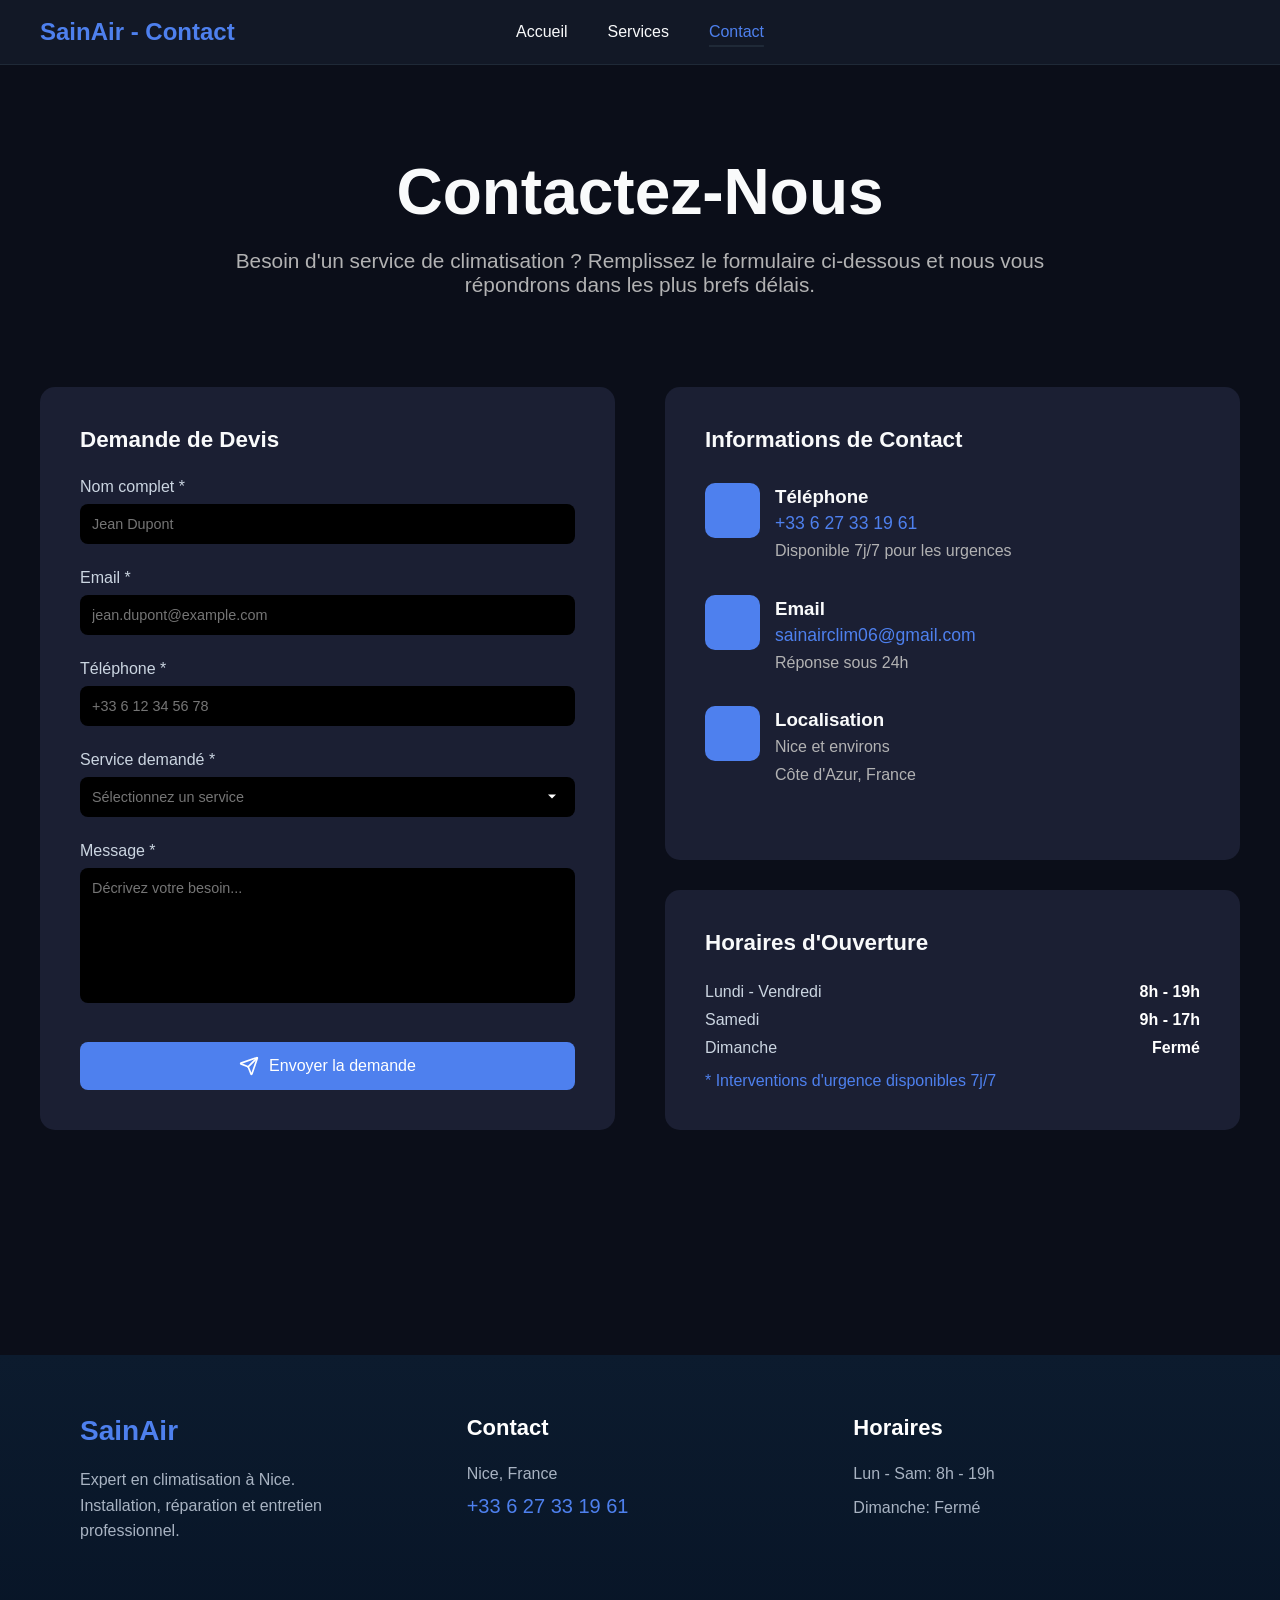
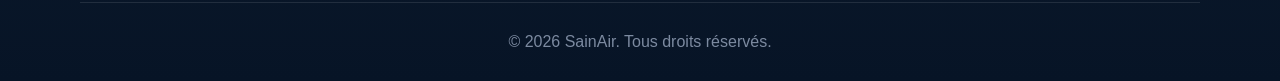
<file: contact.html>
<!DOCTYPE html>
<html lang="fr">
<head>
<meta charset="UTF-8">
<meta name="viewport" content="width=device-width, initial-scale=1.0">
<link rel="stylesheet" href="./client/css/contact.css">
<title>Installation et Réparation de Climatisation à Nice || SainAir</title>
<link rel="shortcut icon" href="https://sainair.com/favicon.ico" type="image/x-icon">
<link rel="icon" type="image/png" sizes="16x16" href="https://sainair.com/favicon-16x16.png">
<link rel="icon" type="image/png" sizes="32x32" href="https://sainair.com/favicon-32x32.png">
<link rel="icon" type="image/png" sizes="192x192" href="https://sainair.com/favicon-192x192.png">
<link rel="icon" type="image/png" sizes="512x512" href="https://sainair.com/favicon-512x512.png">
<link rel="apple-touch-icon" sizes="180x180" href="https://sainair.com/apple-touch-icon.png">
<link rel="manifest" href="https://sainair.com/site.webmanifest">
<link rel="canonical" href="https://sainair.com/contact.html">
<meta name="description" content="SainAir – Experts en climatisation à Nice. Installation, réparation et entretien de climatiseurs pour particuliers et professionnels. Devis gratuit.">
<meta name="keywords" content="climatisation Nice, installation climatiseur, réparation climatiseur, entretien climatisation, nettoyage climatiseur">
</head>
<body>

<nav>
    <div class="nav-container">
        <div class="logo sitename">
            <a href="https://sainair.com/" class="sitename">SainAir - Contact</a>
        </div>

        <ul class="nav-links">
        <li><a href="https://sainair.com/">Accueil</a></li>
        <li><a href="https://sainair.com/services.html">Services</a></li>
        <li><a href="https://sainair.com/contact.html" class="active">Contact</a></li>
        </ul>

        <div class="burger">
        <span></span>
        <span></span>
        <span></span>
        </div>
    </div>
</nav>
<div class="text">
    <h1 class="contacter">
        Contactez-Nous
    </h1>
    <p class="info">Besoin d'un service de climatisation ? Remplissez le formulaire ci-dessous et nous vous répondrons dans les plus brefs délais.</p>
</div>

<div class="wrapper">

    <!-- 1 Container — Forme -->
<form id="my-form" action="https://formspree.io/f/mojnppdj" method="POST" class="container left-column">
    <h2>Demande de Devis</h2>

    <div class="form-group">
        <label>Nom complet *</label>
        <input type="text" name="name" placeholder="Jean Dupont" required>
    </div>

    <div class="form-group">
        <label>Email *</label>
        <input type="email" name="_replyto" placeholder="jean.dupont@example.com" required>
    </div>

    <div class="form-group">
        <label>Téléphone *</label>
        <input type="tel" name="phone" placeholder="+33 6 12 34 56 78" required>
    </div>

    <div class="form-group">
        <label>Service demandé *</label>
        <select name="service" required>
            <option value="" disabled selected hidden>Sélectionnez un service</option>
            <option value="installation">Installation de climatiseur</option>
            <option value="reparation">Réparation</option>
            <option value="maintenance">Entretien / Maintenance</option>
            <option value="nettoyage">Nettoyage</option>
            <option value="devis">Devis gratuit</option>
            <option value="autre">Autre</option>
        </select>
    </div>

    <div class="form-group">
        <label>Message *</label>
        <textarea name="message" placeholder="Décrivez votre besoin..." required></textarea>
    </div>

    <div id="status-message" style="display:none; margin-top:20px; padding:15px; border-radius:8px; background-color: #d4edda; color: #155724; border: 1px solid #c3e6cb; text-align: center;">
        Votre demande a été enregistrée. Nous vous répondrons dans les plus brefs délais.
    </div>
    <button type="submit" class="envoyer">
        <svg xmlns="http://www.w3.org/2000/svg" width="20" height="20" viewBox="0 0 24 24" fill="none" stroke="currentColor" stroke-width="2" stroke-linecap="round" stroke-linejoin="round" class="lucide lucide-send-icon lucide-send">
            <path d="M14.536 21.686a.5.5 0 0 0 .937-.024l6.5-19a.496.496 0 0 0-.635-.635l-19 6.5a.5.5 0 0 0-.024.937l7.93 3.18a2 2 0 0 1 1.112 1.11z"/>
            <path d="m21.854 2.147-10.94 10.939"/>
        </svg>
        Envoyer la demande
    </button>
</form>

    <!-- First column -->
    <div class="right-column" style="display:flex; flex-direction:column; gap:30px;">

        <!-- 2 Container — Contacts -->
        <div class="container contact-info">
        <h2 class="second-block-titre">Informations de Contact</h2>

        <div class="contact-item">
            <div class="icon"></div>
            <div class="second-info">
            <h3>Téléphone</h3>
            <a href="tel:+33627331961" class="tel">+33 6 27 33 19 61</a>
            <p>Disponible 7j/7 pour les urgences</p>
            </div>
        </div>

        <div class="contact-item">
            <div class="icon"></div>
            <div class="second-info">
            <h3>Email</h3>
            <a href="mailto:sainairclim06@gmail.com?subject=Demande de consultation" class="tel">sainairclim06@gmail.com</a>
            <p>Réponse sous 24h</p>
            </div>
        </div>

        <div class="contact-item localisation">
            <div class="icon"></div>
            <div class="second-info">
            <h3>Localisation</h3>
            <p>Nice et environs</p>
            <p>Côte d'Azur, France</p>
            </div>
        </div>
        </div>

        <!-- 3 Контейнер — Часы работы -->
        <div class="container">
        <h2 class="horaires">Horaires d'Ouverture</h2>

        <div class="hours-item">
            <span>Lundi - Vendredi</span>
            <strong>8h - 19h</strong>
        </div>

        <div class="hours-item">
            <span>Samedi</span>
            <strong>9h - 17h</strong>
        </div>

        <div class="hours-item">
            <span>Dimanche</span>
            <strong>Fermé</strong>
        </div>

        <p style="margin-top:15px; color:#4E80EE;">
            * Interventions d'urgence disponibles 7j/7
        </p>
        </div>

    </div>

</div>


<footer class="footer">
            <div class="footer-container">
                
                <div class="footer-col">
                    <h2 class="logotype">SainAir</h2>
                    <p>
                        Expert en climatisation à Nice.<br>
                        Installation, réparation et entretien<br>
                        professionnel.
                    </p>
                </div>

                <div class="footer-col">
                    <h3>Contact</h3>
                    <p>Nice, France</p>
                    <a href="tel:+33627331961" class="phone">
                        +33 6 27 33 19 61
                    </a>
                </div>

                <div class="footer-col">
                    <h3>Horaires</h3>
                    <p>Lun - Sam: 8h - 19h</p>
                    <p>Dimanche: Fermé</p>
                </div>

            </div>

            <div class="footer-divider"></div>

            <div class="footer-bottom">
                © 2026 SainAir. Tous droits réservés.
            </div>
</footer>

<script src="client/js/utils/burgerMenu.js"></script>
<script src="client/js/contact.js"></script>
<script type="application/ld+json">
{
    "@context": "https://schema.org",
    "@type": "LocalBusiness",
    "name": "SainAir",
    "image": "https://sainair.com/client/assets/sainair.png",
    "address": {
        "@type": "PostalAddress",
        "streetAddress": "10 avenue de la Lanterne",
        "addressLocality": "Nice",
        "postalCode": "06200",
        "addressCountry": "FR"
    },
    "telephone": "+33627331961",
    "url": "https://sainair.com",
    "priceRange": "€€"
}
</script>
</body>
</html>
</file>
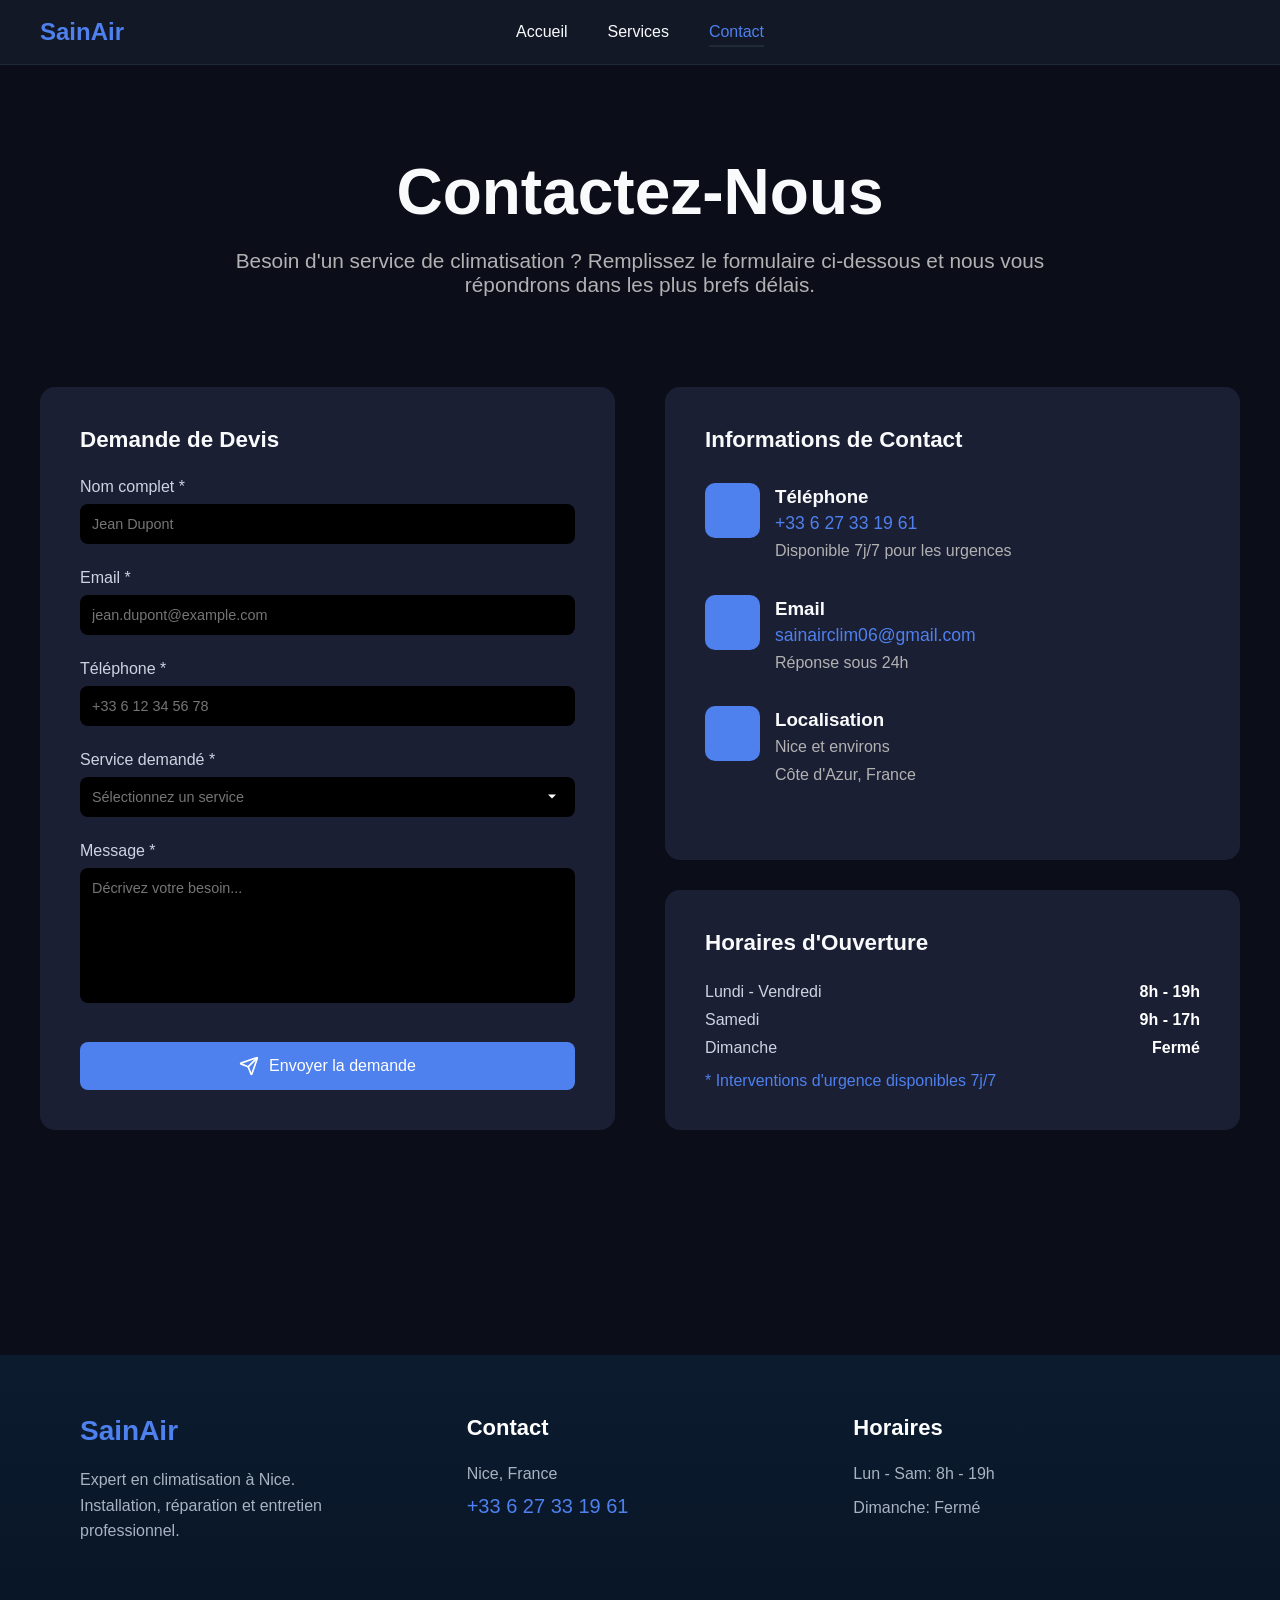
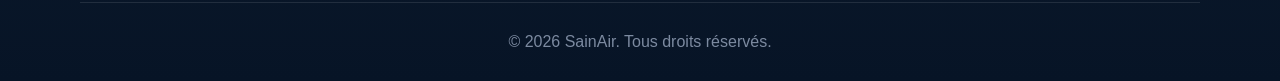
<file: client/contact.html>
<!DOCTYPE html>
<html lang="fr">
<head>
<meta charset="UTF-8">
<meta name="viewport" content="width=device-width, initial-scale=1.0">
<link rel="stylesheet" href="css/contact.css">
<title>SainAir</title>
</head>
<body>

<nav>
    <div class="nav-container">
        <div class="logo sitename">SainAir</div>

        <ul class="nav-links">
        <li><a href="index.html">Accueil</a></li>
        <li><a href="services.html">Services</a></li>
        <li><a href="contact.html" class="active">Contact</a></li>
        </ul>

        <div class="burger">
        <span></span>
        <span></span>
        <span></span>
        </div>
    </div>
</nav>
<div class="text">
    <h1 class="contacter">
        Contactez-Nous
    </h1>
    <p class="info">Besoin d'un service de climatisation ? Remplissez le formulaire ci-dessous et nous vous répondrons dans les plus brefs délais.</p>
</div>

<div class="wrapper">

    <!-- 1 Container — Forme -->
<form id="my-form" action="https://formspree.io/f/mojnppdj" method="POST" class="container left-column">
    <h2>Demande de Devis</h2>

    <div class="form-group">
        <label>Nom complet *</label>
        <input type="text" name="name" placeholder="Jean Dupont" required>
    </div>

    <div class="form-group">
        <label>Email *</label>
        <input type="email" name="_replyto" placeholder="jean.dupont@example.com" required>
    </div>

    <div class="form-group">
        <label>Téléphone *</label>
        <input type="tel" name="phone" placeholder="+33 6 12 34 56 78" required>
    </div>

    <div class="form-group">
        <label>Service demandé *</label>
        <select name="service" required>
            <option value="" disabled selected hidden>Sélectionnez un service</option>
            <option value="installation">Installation de climatiseur</option>
            <option value="reparation">Réparation</option>
            <option value="maintenance">Entretien / Maintenance</option>
            <option value="nettoyage">Nettoyage</option>
            <option value="devis">Devis gratuit</option>
            <option value="autre">Autre</option>
        </select>
    </div>

    <div class="form-group">
        <label>Message *</label>
        <textarea name="message" placeholder="Décrivez votre besoin..." required></textarea>
    </div>

    <div id="status-message" style="display:none; margin-top:20px; padding:15px; border-radius:8px; background-color: #d4edda; color: #155724; border: 1px solid #c3e6cb; text-align: center;">
        Votre demande a été enregistrée. Nous vous répondrons dans les plus brefs délais.
    </div>
    <button type="submit" class="envoyer">
        <svg xmlns="http://www.w3.org/2000/svg" width="20" height="20" viewBox="0 0 24 24" fill="none" stroke="currentColor" stroke-width="2" stroke-linecap="round" stroke-linejoin="round" class="lucide lucide-send-icon lucide-send">
            <path d="M14.536 21.686a.5.5 0 0 0 .937-.024l6.5-19a.496.496 0 0 0-.635-.635l-19 6.5a.5.5 0 0 0-.024.937l7.93 3.18a2 2 0 0 1 1.112 1.11z"/>
            <path d="m21.854 2.147-10.94 10.939"/>
        </svg>
        Envoyer la demande
    </button>
</form>

    <!-- First column -->
    <div class="right-column" style="display:flex; flex-direction:column; gap:30px;">

        <!-- 2 Container — Contacts -->
        <div class="container contact-info">
        <h2 class="second-block-titre">Informations de Contact</h2>

        <div class="contact-item">
            <div class="icon"></div>
            <div class="second-info">
            <h3>Téléphone</h3>
            <a href="tel:+33627331961" class="tel">+33 6 27 33 19 61</a>
            <p>Disponible 7j/7 pour les urgences</p>
            </div>
        </div>

        <div class="contact-item">
            <div class="icon"></div>
            <div class="second-info">
            <h3>Email</h3>
            <a href="mailto:sainairclim06@gmail.com?subject=Demande de consultation" class="tel">sainairclim06@gmail.com</a>
            <p>Réponse sous 24h</p>
            </div>
        </div>

        <div class="contact-item localisation">
            <div class="icon"></div>
            <div class="second-info">
            <h3>Localisation</h3>
            <p>Nice et environs</p>
            <p>Côte d'Azur, France</p>
            </div>
        </div>
        </div>

        <!-- 3 Контейнер — Часы работы -->
        <div class="container">
        <h2 class="horaires">Horaires d'Ouverture</h2>

        <div class="hours-item">
            <span>Lundi - Vendredi</span>
            <strong>8h - 19h</strong>
        </div>

        <div class="hours-item">
            <span>Samedi</span>
            <strong>9h - 17h</strong>
        </div>

        <div class="hours-item">
            <span>Dimanche</span>
            <strong>Fermé</strong>
        </div>

        <p style="margin-top:15px; color:#4E80EE;">
            * Interventions d'urgence disponibles 7j/7
        </p>
        </div>

    </div>

</div>


<footer class="footer">
            <div class="footer-container">
                
                <div class="footer-col">
                    <h2 class="logotype">SainAir</h2>
                    <p>
                        Expert en climatisation à Nice.<br>
                        Installation, réparation et entretien<br>
                        professionnel.
                    </p>
                </div>

                <div class="footer-col">
                    <h3>Contact</h3>
                    <p>Nice, France</p>
                    <a href="tel:+33627331961" class="phone">
                        +33 6 27 33 19 61
                    </a>
                </div>

                <div class="footer-col">
                    <h3>Horaires</h3>
                    <p>Lun - Sam: 8h - 19h</p>
                    <p>Dimanche: Fermé</p>
                </div>

            </div>

            <div class="footer-divider"></div>

            <div class="footer-bottom">
                © 2026 SainAir. Tous droits réservés.
            </div>
</footer>

<script src="js/utils/burgerMenu.js"></script>
<script src="js/contact.js"></script>
</body>
</html>
</file>
<file: client/css/contact.css>
* {
    margin: 0;
    padding: 0;
    box-sizing: border-box;
    font-family: Arial, sans-serif;
}
a{
    text-decoration: none;
}
body {
    background: #0B0E19;
    color: #f9fafb;
}

/* ===== NAVBAR ===== */
nav {
    background: #121826;
    border-bottom: 1px solid #1f2937;
    padding: 18px 40px;
    position: sticky; /* Делает элемент "липким" */
    top: 0;           /* Прижимает к самому верху экрана */
    z-index: 1000;    /* Чтобы меню было поверх остальных элементов */
}

/* Container */
.nav-container {
    display: flex;
    align-items: center;
    justify-content: space-between;
    position: relative;
}

/* Logo */
.logo {
    font-size: 20px;
    font-weight: bold;
    color: #4E80EE;
}
.sitename{
    font-size: x-large;
    font-weight: 800;
    color: #4E80EE;
}
/* ===== MENU DESKTOP ===== */
.nav-links {
    list-style: none;
    display: flex;
    gap: 40px;
    position: absolute;
    left: 50%;
    transform: translateX(-50%);
}

.nav-links a {
    text-decoration: none;
    color: #f9fafb;
    transition: 0.3s;
    padding-bottom: 5px;
}

.nav-links a:hover {
    border-bottom: 2px solid #1f2937;
    color: #4E80EE;
}

.nav-links a.active {
    border-bottom: 2px solid #1f2937;
    color: #4E80EE;
}

/* ===== BURGER ===== */
.burger {
    display: none;
    cursor: pointer;
    width: 28px;
    height: 20px;
    position: relative;
}

.burger span {
    position: absolute;
    height: 2px;
    width: 100%;
    background: #f9fafb;
    transition: 0.4s;
}

.burger span:nth-child(1) { top: 0; }
.burger span:nth-child(2) { top: 9px; }
.burger span:nth-child(3) { top: 18px; }

/* Animation X */
.burger.active span:nth-child(1) {
    transform: rotate(45deg);
    top: 9px;
}

.burger.active span:nth-child(2) {
    opacity: 0;
}

.burger.active span:nth-child(3) {
    transform: rotate(-45deg);
    top: 9px;
}
.text{
    display: flex;
    flex-direction: column;
    text-align: center;
    justify-self: center;
    align-items: center;
    margin: 10vh auto;
    width: 70%;
}
.contacter{
    font-size: 4rem;
    margin-bottom: 20px;
}
.info{
    font-size: 1.3rem;
    color: #b2b2b3;
}
.wrapper {
    display: grid;
    grid-template-columns: 1fr 1fr;
    gap: 50px;
    max-width: 1200px;
    margin: 20px auto;
    align-items: stretch;
}
.left-column {
    display: flex;
    flex-direction: column;
    width: 100%;
    gap: 25px;
}
.right-column {
    display: flex;
    flex-direction: column;
    gap: 50px;
    height: 100%;
}

.right-column .container:first-child {
  flex: 3;   /* больше */
}

.right-column .container:last-child {
  flex: 1;   /* меньше */
}
.container {
    background: #1B1F33;
    padding: 40px;
    border-radius: 15px;
}

h2 {
    font-size: 1.4rem;
}

label {
    display: block;
    margin-bottom: 8px;
    font-size: 1rem;
    color: #cbd5e1;
}

input, select, textarea {
    width: 100%;
    padding: 12px;
    border-radius: 8px;
    border: none;
    outline: none;
    background: black;
    color: #fff;
    font-size: 0.9rem;
}

textarea {
    resize: none;
    min-height: 15vh;
    max-height: 15vh;
}

select {
    appearance: none;
    -webkit-appearance: none;
    -moz-appearance: none;
}
/* AJOUT ARROW IN SELECT*/
select {
    padding: 12px 45px 12px 12px;

    background: black
        url("data:image/svg+xml;utf8,<svg fill='white' height='20' viewBox='0 0 20 20' width='20' xmlns='http://www.w3.org/2000/svg'><path d='M5 7l5 5 5-5z'/></svg>")
        no-repeat right 15px center;

    background-size: 16px;
}
select:invalid {
    color: #757575;
}

select option {
    color: #fff;
    
}

button {
    margin-top: 10px;
    width: 100%;
    padding: 14px;
    border: none;
    border-radius: 8px;
    background: #4E80EE;
    color: #fff;
    font-size: 1rem;
    cursor: pointer;
    transition: 0.3s;
}

button:hover {
    background-color: #2162ef;
}

/* Contact blocks */
.contact-item {
    display: flex;
    align-items: flex-start;
    margin-bottom: 30px;
}

.icon {
    width: 55px;
    height: 55px;
    background: #4E80EE;
    border-radius: 10px;
    margin-right: 15px;
}
.cotact-info{
    height: 120px;
}
.contact-item p {
    font-size: 14px;
    color: #cbd5e1;
}

.contact-item strong {
    display: block;
    font-size: 16px;
    color: #fff;
}
.second-block-titre{
    margin-bottom: 30px;
}
.second-info{
    line-height: 1.7rem;
}
.second-info p{
    font-size: 1rem;
    color: #b2b2b3;
}
.tel{
    font-size: 1.1rem;
    color: #4E80EE;
    text-decoration: none;
}
.tel:hover{
    text-decoration: underline;
}
.localisation{
    padding-bottom: 0 !important;
    margin-bottom: 0 !important;
}
/* Opening hours */
.hours-item {
    display: flex;
    justify-content: space-between;
    margin-bottom: 10px;
    color: #cbd5e1;
}

.hours-item strong {
    color: #fff;
}
.horaires{
    margin-bottom: 3vh;
}

.envoyer{
    display: flex;
    gap: 10px;
    align-items: center;
    align-content: center;
    justify-content: center;
}



/* =======  FOOTER  ========*/
.footer {
    margin-top: 25vh;
    background: linear-gradient(180deg, #0c1b2e 0%, #071426 100%);
    color: #a8b3c2;
    padding: 60px 80px 30px;

}

.footer-container {
    display: flex;
    justify-content: space-between;
    gap: 40px;
    flex-wrap: wrap;
}

.footer-col {
    flex: 1;
    min-width: 220px;
}

.logotype {
    color: #4E80EE;
    font-size: 28px;
    margin-bottom: 20px;
}

.footer h3 {
    color: #ffffff;
    font-size: 22px;
    margin-bottom: 20px;
}

.footer p {
    margin: 8px 0;
    line-height: 1.6;
}

.phone {
    color: #4E80EE;
    text-decoration: none;
    font-size: 20px;
}

.phone:hover {
    text-decoration: underline;
}

.footer-divider {
    height: 1px;
    background: rgba(255, 255, 255, 0.1);
    margin: 50px 0 30px;
}

.footer-bottom {
    text-align: center;
    color: #7c8aa0;
    font-size: 16px;
}

/* ===== MOBILE ===== */
@media (max-width: 768px) {

.nav-links {
    position: fixed;
    top: 0;
    right: -100%;
    height: 100vh;
    width: 260px;
    background: #121826;
    border-left: 1px solid #1f2937;
    flex-direction: column;
    align-items: center;
    justify-content: center;
    gap: 40px;
    transition: 0.4s ease;
    transform: none;
    left: auto;
}

.nav-links.active {
    right: 0;
}

.burger {
    display: block;
}
.wrapper {
    grid-template-columns: 1fr;
    width: 95%;
}
.text{
    display: flex;
    flex-direction: column;
    text-align: center;
    justify-self: center;
    align-self: center;
    align-items: center;
    justify-content: center;
    margin: 40px auto;
    max-width: 600px;
    width: 90%;
    padding: 0 10px;
}
.contacter{
    font-size: clamp(1.8rem, 5vw, 2.5rem);
    margin-bottom: 20px;
}
.info{
    font-size: 1.1rem;
    color: #b2b2b3;
}


.footer {
    margin-top: 15vh;
    color: #a8b3c2;
    padding: 20px;

}

.footer-container {
    display: flex;
    justify-content: space-between;
    gap: 20px;
    flex-wrap: wrap;
}




.phone {
    font-size: 1.1rem;
}


.footer-divider {
    height: 1px;
    background: rgba(255, 255, 255, 0.1);
    margin: 30px 0 30px;
}

.footer-bottom {
    text-align: center;
}
}
</file>
